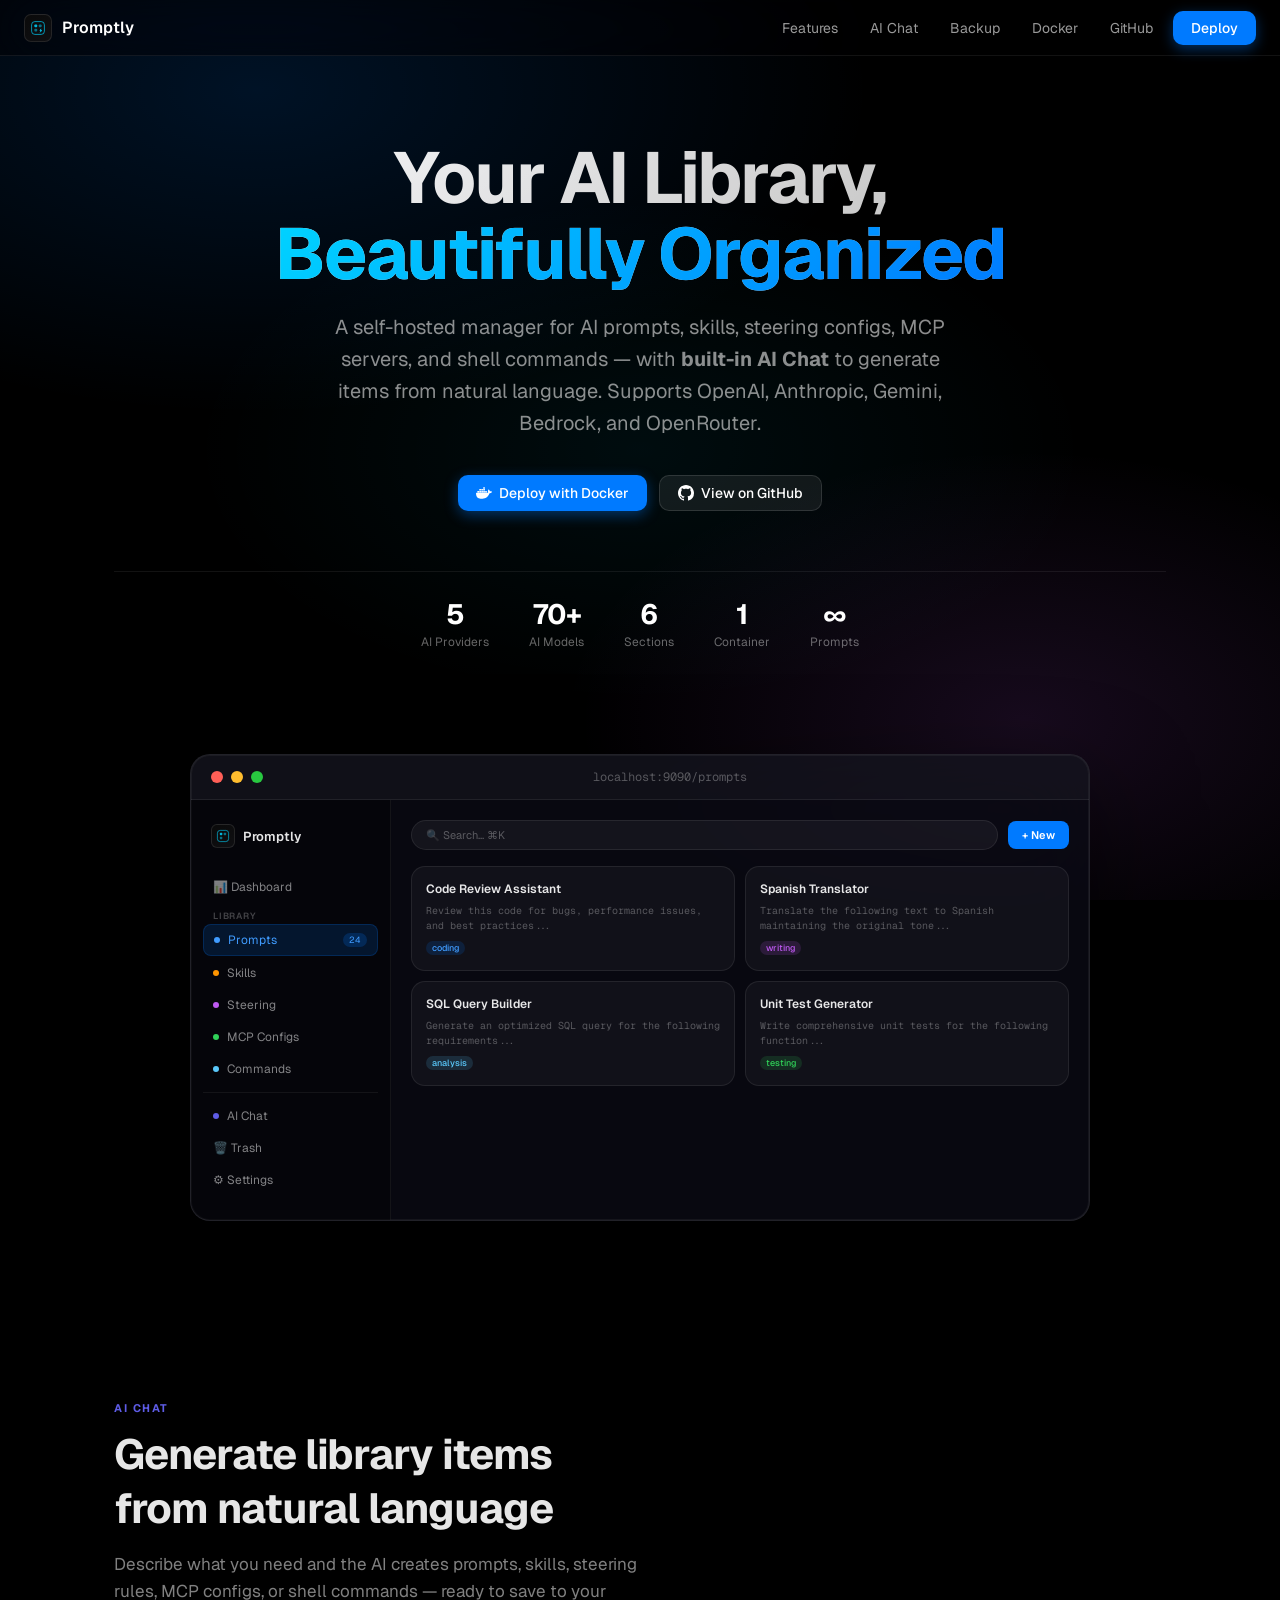
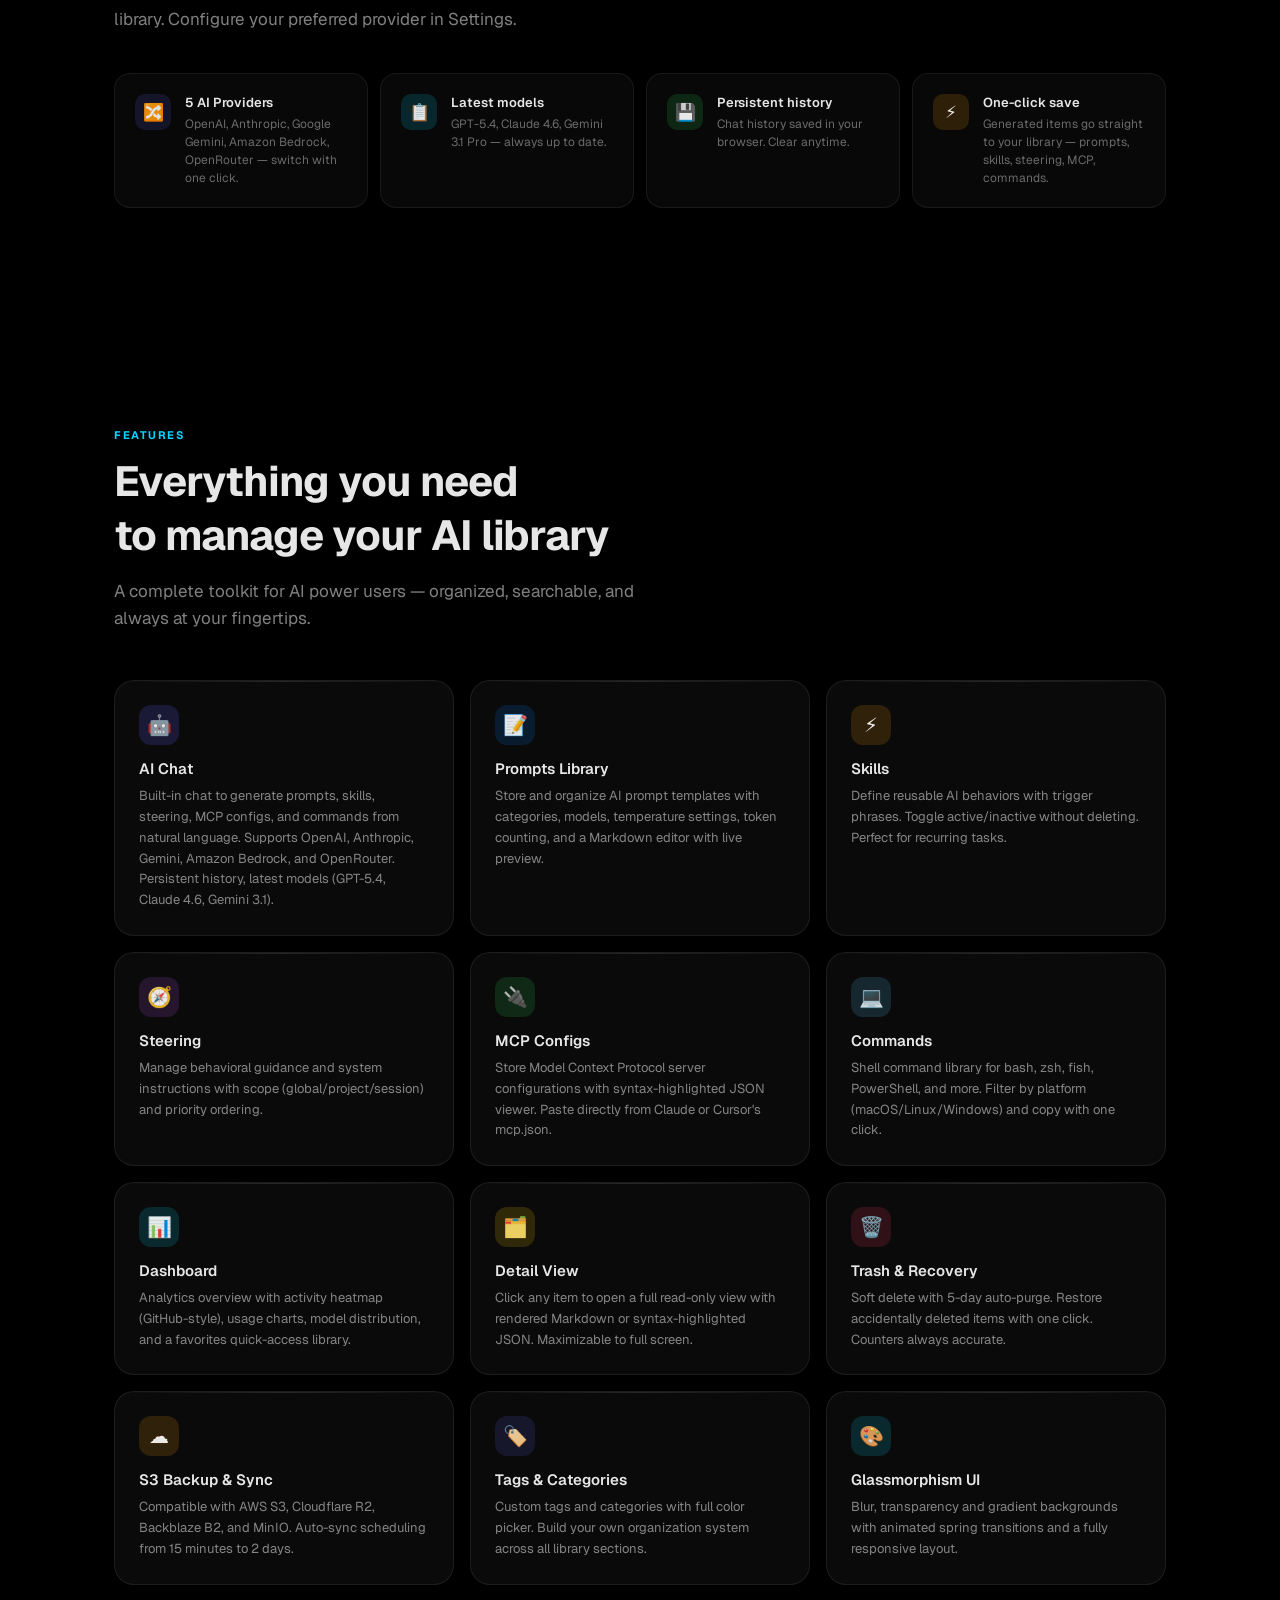
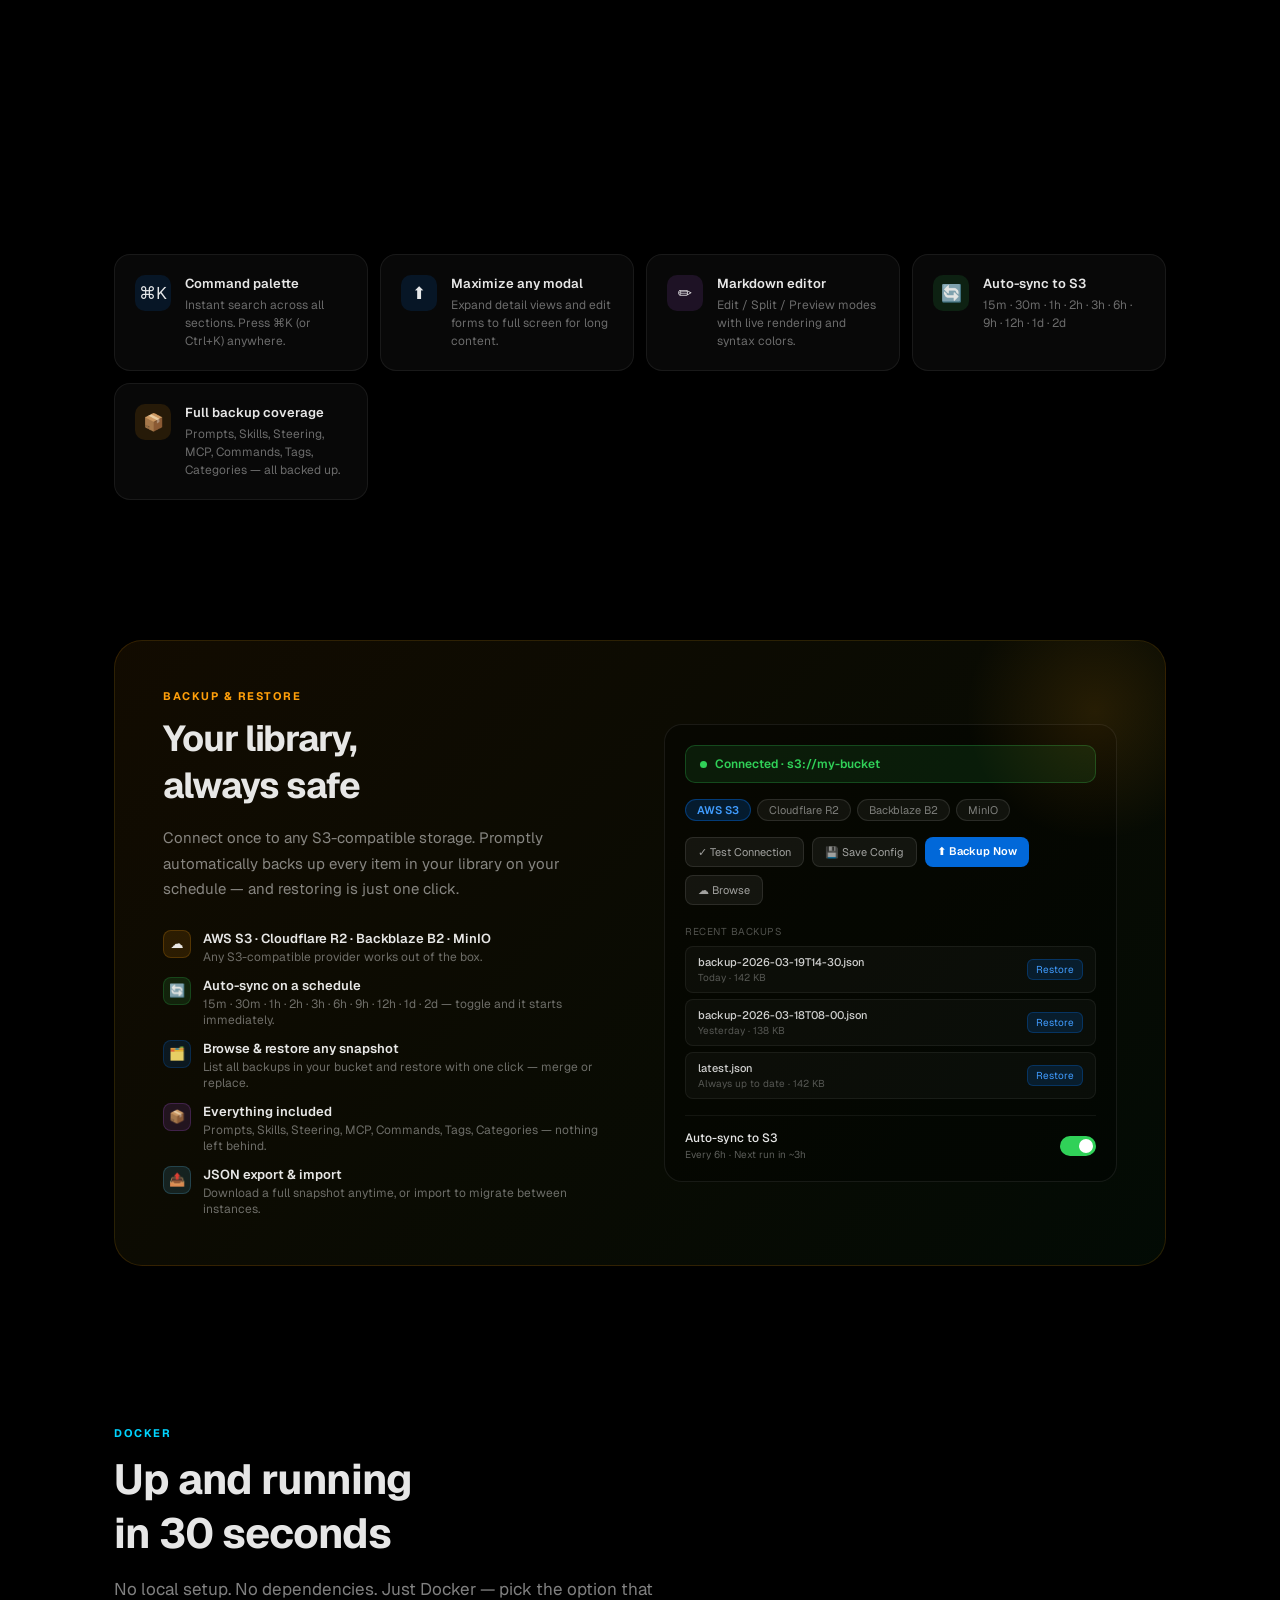
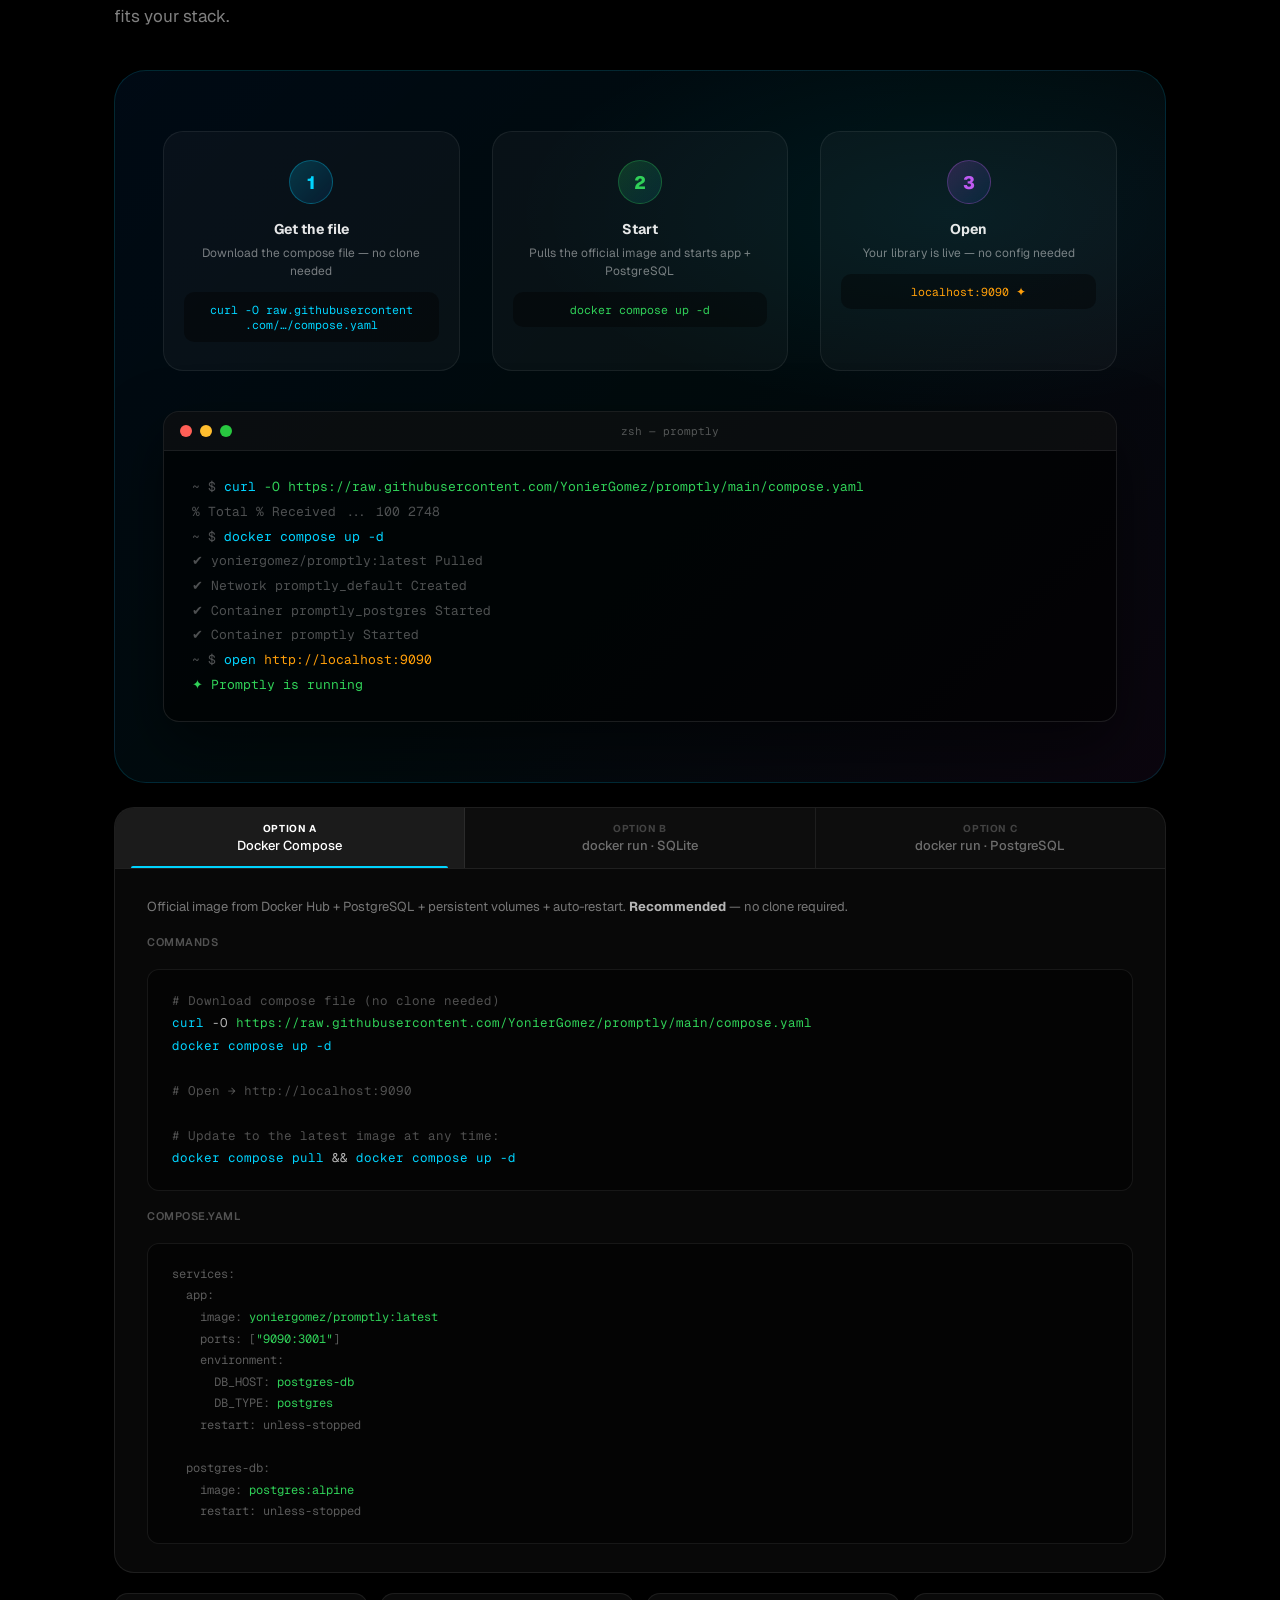
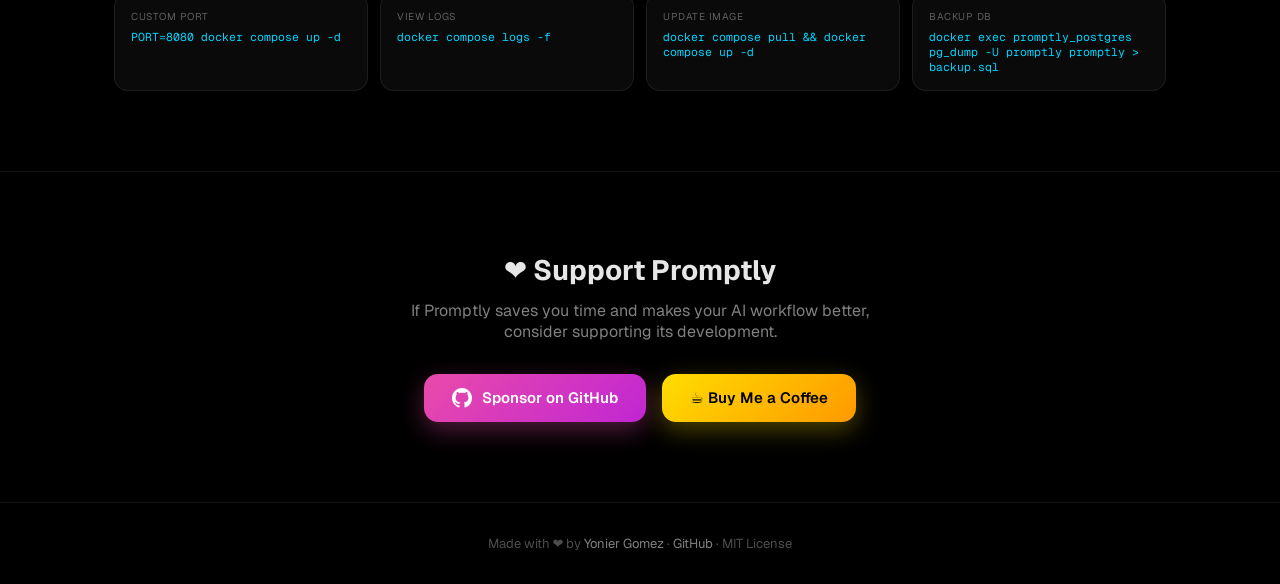
<file: docs/index.html>
<!DOCTYPE html>
<html lang="en">
<head>
  <meta charset="UTF-8" />
  <meta name="viewport" content="width=device-width, initial-scale=1.0" />
  <title>Promptly — AI Prompts Manager</title>
  <meta name="description" content="Self-hosted AI library manager with built-in AI Chat. Manage prompts, skills, steering, MCP configs, and shell commands. Supports OpenAI, Anthropic, Gemini, Bedrock, and OpenRouter. Deploy in seconds with Docker." />
  <meta name="keywords" content="AI prompts manager, self-hosted, prompt library, AI skills, MCP configs, steering, shell commands, Docker, OpenAI, Anthropic, Gemini, ChatGPT, Claude, open source" />
  <meta name="author" content="Yonier Gomez" />
  <meta name="robots" content="index, follow" />
  <link rel="canonical" href="https://yoniergomez.github.io/promptly/" />

  <!-- Open Graph (Facebook, WhatsApp, Telegram, LinkedIn, Discord, Slack…) -->
  <meta property="og:type" content="website" />
  <meta property="og:url" content="https://yoniergomez.github.io/promptly/" />
  <meta property="og:title" content="Promptly — AI Prompts Manager" />
  <meta property="og:description" content="Self-hosted AI library with built-in AI Chat. Generate and organize prompts, skills, steering rules, MCP configs, and shell commands from natural language. Deploy in seconds with Docker." />
  <meta property="og:image" content="https://raw.githubusercontent.com/YonierGomez/promptly/main/docs/promptly.png" />
  <meta property="og:image:width" content="1200" />
  <meta property="og:image:height" content="630" />
  <meta property="og:image:alt" content="Promptly — AI Prompts Manager dashboard preview" />
  <meta property="og:site_name" content="Promptly" />
  <meta property="og:locale" content="en_US" />

  <!-- Twitter / X Card -->
  <meta name="twitter:card" content="summary_large_image" />
  <meta name="twitter:site" content="@YonierGomez" />
  <meta name="twitter:creator" content="@YonierGomez" />
  <meta name="twitter:title" content="Promptly — AI Prompts Manager" />
  <meta name="twitter:description" content="Self-hosted AI library with built-in AI Chat. Manage prompts, skills, steering, MCP configs, and commands. Deploy in seconds with Docker." />
  <meta name="twitter:image" content="https://raw.githubusercontent.com/YonierGomez/promptly/main/docs/promptly.png" />
  <meta name="twitter:image:alt" content="Promptly — AI Prompts Manager" />

  <link rel="icon" type="image/svg+xml" href="data:image/svg+xml,%3Csvg xmlns='http://www.w3.org/2000/svg' viewBox='0 0 32 32'%3E%3Crect width='32' height='32' rx='7' fill='%23000'/%3E%3Crect x='3' y='3' width='26' height='26' rx='5' stroke='%2300D4FF' stroke-width='1.5' stroke-opacity='0.8' fill='none'/%3E%3Crect x='8' y='8' width='6' height='6' rx='1.5' fill='%2300D4FF' fill-opacity='0.9'/%3E%3Crect x='18' y='8' width='6' height='6' rx='1.5' fill='%2300D4FF' fill-opacity='0.5'/%3E%3Crect x='8' y='18' width='6' height='6' rx='1.5' fill='%2300D4FF' fill-opacity='0.5'/%3E%3Cpath d='M21 18.5L19.5 22L22.5 21L21 24' stroke='%2300D4FF' stroke-width='1.8' stroke-linecap='round' stroke-linejoin='round' stroke-opacity='0.9'/%3E%3C/svg%3E" />
  <link rel="preconnect" href="https://fonts.googleapis.com" />
  <link href="https://fonts.googleapis.com/css2?family=Geist:wght@300;400;500;600;700&family=Geist+Mono:wght@400;500&display=swap" rel="stylesheet" />
  <style>
    *, *::before, *::after { box-sizing: border-box; margin: 0; padding: 0; }

    :root {
      --blue: #007AFF;
      --cyan: #00D4FF;
      --purple: #BF5AF2;
      --green: #30D158;
      --orange: #FF9F0A;
      --pink: #FF375F;
      --teal: #5AC8FA;
      --font: 'Geist', -apple-system, system-ui, sans-serif;
      --mono: 'Geist Mono', monospace;
      --spring: cubic-bezier(0.34, 1.56, 0.64, 1);
      --ease-out: cubic-bezier(0.22, 1, 0.36, 1);
    }

    html { scroll-behavior: smooth; }

    body {
      font-family: var(--font);
      background: #000;
      color: rgba(255,255,255,0.9);
      min-height: 100vh;
      overflow-x: hidden;
      -webkit-font-smoothing: antialiased;
    }

    body::before {
      content: '';
      position: fixed;
      inset: 0;
      background:
        radial-gradient(ellipse 80% 60% at 20% 10%, rgba(0,122,255,0.15) 0%, transparent 60%),
        radial-gradient(ellipse 60% 50% at 80% 80%, rgba(191,90,242,0.12) 0%, transparent 60%),
        radial-gradient(ellipse 50% 40% at 50% 50%, rgba(0,212,255,0.06) 0%, transparent 70%);
      pointer-events: none;
      z-index: 0;
      animation: bgPulse 12s ease-in-out infinite alternate;
    }

    @keyframes bgPulse { 0% { opacity: 0.7; } 100% { opacity: 1; } }

    .container { max-width: 1100px; margin: 0 auto; padding: 0 24px; position: relative; z-index: 1; }

    /* ── Scroll animations ── */
    .reveal {
      opacity: 0;
      transform: translateY(32px);
      transition: opacity 0.7s var(--ease-out), transform 0.7s var(--ease-out);
    }
    .reveal.visible { opacity: 1; transform: translateY(0); }

    .reveal-blur {
      opacity: 0;
      filter: blur(8px);
      transform: translateY(16px) scale(0.98);
      transition: opacity 0.8s var(--ease-out), filter 0.8s var(--ease-out), transform 0.8s var(--ease-out);
    }
    .reveal-blur.visible { opacity: 1; filter: blur(0); transform: translateY(0) scale(1); }

    .stagger > * {
      opacity: 0;
      transform: translateY(24px);
      transition: opacity 0.6s var(--ease-out), transform 0.6s var(--ease-out);
    }
    .stagger.visible > *:nth-child(1) { opacity:1; transform:none; transition-delay: 0s; }
    .stagger.visible > *:nth-child(2) { opacity:1; transform:none; transition-delay: 0.08s; }
    .stagger.visible > *:nth-child(3) { opacity:1; transform:none; transition-delay: 0.16s; }
    .stagger.visible > *:nth-child(4) { opacity:1; transform:none; transition-delay: 0.24s; }
    .stagger.visible > *:nth-child(5) { opacity:1; transform:none; transition-delay: 0.32s; }
    .stagger.visible > *:nth-child(6) { opacity:1; transform:none; transition-delay: 0.40s; }
    .stagger.visible > *:nth-child(7) { opacity:1; transform:none; transition-delay: 0.48s; }
    .stagger.visible > *:nth-child(8) { opacity:1; transform:none; transition-delay: 0.56s; }
    .stagger.visible > *:nth-child(9) { opacity:1; transform:none; transition-delay: 0.64s; }
    .stagger.visible > *:nth-child(10){ opacity:1; transform:none; transition-delay: 0.72s; }
    .stagger.visible > *:nth-child(11){ opacity:1; transform:none; transition-delay: 0.80s; }
    .stagger.visible > *:nth-child(12){ opacity:1; transform:none; transition-delay: 0.88s; }

    .scale-in {
      opacity: 0;
      transform: scale(0.94);
      transition: opacity 0.8s var(--ease-out), transform 0.8s var(--ease-out);
    }
    .scale-in.visible { opacity: 1; transform: scale(1); }

    /* ── Nav ── */
    nav {
      position: fixed; top: 0; left: 0; right: 0; z-index: 100;
      background: rgba(0,0,0,0.5);
      backdrop-filter: blur(30px) saturate(180%);
      -webkit-backdrop-filter: blur(30px) saturate(180%);
      border-bottom: 1px solid rgba(255,255,255,0.07);
      padding: 0 24px;
      height: 56px;
      display: flex; align-items: center; justify-content: space-between;
      transition: background 0.3s;
    }
    nav.scrolled { background: rgba(0,0,0,0.8); }

    .nav-logo { display: flex; align-items: center; gap: 10px; text-decoration: none; }
    .nav-logo-icon {
      width: 28px; height: 28px; border-radius: 7px;
      background: linear-gradient(145deg, #0a0a0a, #0f0f12);
      border: 1px solid rgba(255,255,255,0.1);
      display: flex; align-items: center; justify-content: center;
    }
    .nav-logo-text { font-size: 16px; font-weight: 600; color: white; }

    .nav-links { display: flex; align-items: center; gap: 8px; }
    .nav-link {
      color: rgba(255,255,255,0.6); text-decoration: none; font-size: 14px;
      padding: 6px 12px; border-radius: 8px; transition: all 0.15s;
    }
    .nav-link:hover { color: white; background: rgba(255,255,255,0.07); }

    .btn {
      display: inline-flex; align-items: center; gap: 7px;
      padding: 8px 18px; border-radius: 10px; font-size: 14px; font-weight: 500;
      text-decoration: none; transition: all 0.2s var(--spring); cursor: pointer; border: none;
      font-family: var(--font);
    }
    .btn-primary { background: var(--blue); color: white; box-shadow: 0 4px 14px rgba(0,122,255,0.4); }
    .btn-primary:hover { background: #0A84FF; box-shadow: 0 6px 20px rgba(0,122,255,0.55); transform: translateY(-2px) scale(1.02); }
    .btn-glass { background: rgba(255,255,255,0.07); color: white; border: 1px solid rgba(255,255,255,0.12); backdrop-filter: blur(20px); }
    .btn-glass:hover { background: rgba(255,255,255,0.12); transform: translateY(-1px); }

    /* ── Hero ── */
    .hero { padding: 140px 0 80px; text-align: center; }

    .hero h1 {
      font-size: clamp(40px, 7vw, 72px);
      font-weight: 700;
      letter-spacing: -2px;
      line-height: 1.05;
      margin-bottom: 20px;
      background: linear-gradient(135deg, #fff 0%, rgba(255,255,255,0.7) 100%);
      -webkit-background-clip: text;
      -webkit-text-fill-color: transparent;
      background-clip: text;
      animation: heroIn 0.9s var(--ease-out) both;
    }

    @keyframes heroIn {
      from { opacity: 0; transform: translateY(30px); filter: blur(6px); }
      to   { opacity: 1; transform: translateY(0);    filter: blur(0); }
    }

    .hero h1 span {
      background: linear-gradient(135deg, var(--cyan), var(--blue));
      -webkit-background-clip: text;
      -webkit-text-fill-color: transparent;
      background-clip: text;
    }

    .hero p {
      font-size: clamp(16px, 2.5vw, 20px);
      color: rgba(255,255,255,0.55);
      max-width: 620px;
      margin: 0 auto 36px;
      line-height: 1.6;
      animation: heroIn 0.9s 0.15s var(--ease-out) both;
    }

    .hero-actions {
      display: flex; gap: 12px; justify-content: center; flex-wrap: wrap; margin-bottom: 60px;
      animation: heroIn 0.9s 0.25s var(--ease-out) both;
    }

    .hero-stats {
      display: flex; gap: 40px; justify-content: center; flex-wrap: wrap;
      padding: 24px 0;
      border-top: 1px solid rgba(255,255,255,0.07);
      animation: heroIn 0.9s 0.4s var(--ease-out) both;
    }

    .stat { text-align: center; }
    .stat-value { font-size: 28px; font-weight: 700; letter-spacing: -1px; color: white; }
    .stat-label { font-size: 12px; color: rgba(255,255,255,0.4); margin-top: 2px; }

    /* ── App Preview ── */
    .preview {
      margin: 0 auto 100px; max-width: 900px;
      border-radius: 20px; overflow: hidden;
      border: 1px solid rgba(255,255,255,0.1);
      box-shadow: 0 40px 100px rgba(0,0,0,0.6), 0 0 0 1px rgba(255,255,255,0.05) inset;
      background: rgba(10,10,20,0.8);
      backdrop-filter: blur(40px);
    }

    .preview-bar {
      display: flex; align-items: center; gap: 8px;
      padding: 14px 20px;
      border-bottom: 1px solid rgba(255,255,255,0.07);
      background: rgba(255,255,255,0.03);
    }

    .dot { width: 12px; height: 12px; border-radius: 50%; }
    .dot-red { background: #FF5F57; }
    .dot-yellow { background: #FFBD2E; }
    .dot-green { background: #28C840; }

    .preview-url { flex: 1; text-align: center; font-size: 12px; color: rgba(255,255,255,0.3); font-family: var(--mono); }

    .preview-content { display: grid; grid-template-columns: 200px 1fr; min-height: 420px; }

    .preview-sidebar { background: rgba(0,0,0,0.4); border-right: 1px solid rgba(255,255,255,0.06); padding: 16px 12px; }
    .preview-logo { display: flex; align-items: center; gap: 8px; padding: 8px; margin-bottom: 16px; }
    .preview-logo-icon { width: 24px; height: 24px; border-radius: 6px; background: linear-gradient(145deg, #0a0a0a, #0f0f12); border: 1px solid rgba(255,255,255,0.1); display: flex; align-items: center; justify-content: center; }
    .preview-logo-text { font-size: 13px; font-weight: 600; }
    .preview-nav-item { display: flex; align-items: center; gap: 8px; padding: 7px 10px; border-radius: 8px; margin-bottom: 2px; font-size: 12px; color: rgba(255,255,255,0.5); }
    .preview-nav-item.active { background: rgba(0,122,255,0.15); color: #409CFF; border: 1px solid rgba(0,122,255,0.2); }
    .preview-nav-dot { width: 6px; height: 6px; border-radius: 50%; background: currentColor; flex-shrink: 0; }
    .preview-main { padding: 20px; }
    .preview-cards { display: grid; grid-template-columns: 1fr 1fr; gap: 10px; }
    .preview-card { background: rgba(255,255,255,0.04); border: 1px solid rgba(255,255,255,0.08); border-radius: 14px; padding: 14px; transition: transform 0.2s var(--spring), background 0.2s; }
    .preview-card:hover { background: rgba(255,255,255,0.07); transform: translateY(-2px); }
    .preview-card-title { font-size: 12px; font-weight: 600; margin-bottom: 6px; }
    .preview-card-text { font-size: 10px; color: rgba(255,255,255,0.3); font-family: var(--mono); line-height: 1.5; }
    .preview-card-badge { display: inline-block; font-size: 9px; padding: 1px 6px; border-radius: 10px; margin-top: 8px; font-weight: 500; }

    /* ── Sections ── */
    .section { padding: 80px 0; }
    .section-label { font-size: 11px; font-weight: 700; letter-spacing: 1.5px; text-transform: uppercase; color: var(--cyan); margin-bottom: 12px; }
    .section-title { font-size: clamp(28px, 4vw, 42px); font-weight: 700; letter-spacing: -1px; margin-bottom: 16px; }
    .section-desc { font-size: 17px; color: rgba(255,255,255,0.5); max-width: 540px; line-height: 1.6; }

    /* ── Features ── */
    .features-grid { display: grid; grid-template-columns: repeat(auto-fit, minmax(280px, 1fr)); gap: 16px; margin-top: 48px; }

    .feature-card {
      background: rgba(255,255,255,0.04);
      border: 1px solid rgba(255,255,255,0.08);
      border-radius: 20px; padding: 24px;
      transition: all 0.3s var(--spring);
      position: relative; overflow: hidden;
    }
    .feature-card::before { content: ''; position: absolute; top: 0; left: 0; right: 0; height: 1px; background: linear-gradient(90deg, transparent, rgba(255,255,255,0.12), transparent); }
    .feature-card:hover { background: rgba(255,255,255,0.07); border-color: rgba(255,255,255,0.14); transform: translateY(-4px) scale(1.01); box-shadow: 0 20px 40px rgba(0,0,0,0.3); }
    .feature-icon { width: 40px; height: 40px; border-radius: 12px; display: flex; align-items: center; justify-content: center; font-size: 20px; margin-bottom: 14px; }
    .feature-title { font-size: 15px; font-weight: 600; margin-bottom: 8px; }
    .feature-desc { font-size: 13px; color: rgba(255,255,255,0.5); line-height: 1.6; }

    /* ── Highlights ── */
    .highlights { display: grid; grid-template-columns: repeat(auto-fit, minmax(220px, 1fr)); gap: 12px; margin: 60px 0; }
    .highlight-item { background: rgba(255,255,255,0.03); border: 1px solid rgba(255,255,255,0.07); border-radius: 16px; padding: 20px; display: flex; align-items: flex-start; gap: 14px; transition: all 0.25s var(--spring); }
    .highlight-item:hover { background: rgba(255,255,255,0.06); transform: translateY(-2px); }
    .highlight-icon { width: 36px; height: 36px; border-radius: 10px; flex-shrink: 0; display: flex; align-items: center; justify-content: center; font-size: 17px; }
    .highlight-title { font-size: 13px; font-weight: 600; margin-bottom: 4px; }
    .highlight-desc { font-size: 12px; color: rgba(255,255,255,0.4); line-height: 1.5; }

    /* ── Docker ── */
    .docker-section { background: rgba(255,255,255,0.03); border: 1px solid rgba(255,255,255,0.08); border-radius: 24px; padding: 48px; margin: 80px 0; transition: border-color 0.2s; }
    .docker-section:hover { border-color: rgba(255,255,255,0.14); }

    /* ── Deploy steps ── */
    .deploy-hero {
      background: linear-gradient(135deg, rgba(0,122,255,0.08) 0%, rgba(0,212,255,0.05) 50%, rgba(191,90,242,0.06) 100%);
      border: 1px solid rgba(0,212,255,0.15);
      border-radius: 32px;
      padding: 60px 48px;
      margin-top: 40px;
      position: relative;
      overflow: hidden;
    }
    .deploy-hero::before {
      content: '';
      position: absolute; inset: 0;
      background: radial-gradient(ellipse 60% 40% at 80% 20%, rgba(0,212,255,0.07) 0%, transparent 70%);
      pointer-events: none;
    }

    .deploy-steps { display: grid; grid-template-columns: repeat(3, 1fr); gap: 32px; margin-bottom: 40px; }

    .deploy-step {
      text-align: center;
      padding: 28px 20px;
      background: rgba(255,255,255,0.03);
      border: 1px solid rgba(255,255,255,0.07);
      border-radius: 20px;
      transition: all 0.3s var(--spring);
      position: relative;
    }
    .deploy-step:hover { background: rgba(255,255,255,0.06); transform: translateY(-4px); box-shadow: 0 16px 40px rgba(0,0,0,0.3); }

    .deploy-step-number {
      width: 44px; height: 44px;
      border-radius: 50%;
      display: flex; align-items: center; justify-content: center;
      font-size: 18px; font-weight: 800;
      margin: 0 auto 16px;
      position: relative;
    }

    .deploy-step-connector {
      position: absolute;
      top: 50%; right: -17px;
      width: 34px; height: 1px;
      background: linear-gradient(90deg, rgba(255,255,255,0.2), rgba(255,255,255,0.05));
      display: none;
    }

    .deploy-step-title { font-size: 14px; font-weight: 700; margin-bottom: 6px; }
    .deploy-step-desc { font-size: 12px; color: rgba(255,255,255,0.45); line-height: 1.5; }

    .deploy-terminal {
      background: rgba(0,0,0,0.6);
      border: 1px solid rgba(255,255,255,0.1);
      border-radius: 16px;
      overflow: hidden;
      box-shadow: 0 24px 60px rgba(0,0,0,0.5);
    }
    .terminal-bar {
      background: rgba(255,255,255,0.04);
      border-bottom: 1px solid rgba(255,255,255,0.07);
      padding: 12px 16px;
      display: flex; align-items: center; gap: 8px;
    }
    .terminal-title { flex: 1; text-align: center; font-size: 11px; color: rgba(255,255,255,0.3); font-family: var(--mono); }
    .terminal-body { padding: 24px 28px; font-family: var(--mono); font-size: 13px; line-height: 1.9; }
    .t-comment { color: rgba(255,255,255,0.28); }
    .t-prompt { color: rgba(255,255,255,0.3); user-select: none; }
    .t-cmd { color: var(--cyan); }
    .t-arg { color: var(--green); }
    .t-url { color: #FF9F0A; }
    .t-success { color: #30D158; }
    .t-line { display: flex; gap: 8px; align-items: baseline; }

    /* ── Code block ── */
    .code-block {
      background: rgba(0,0,0,0.5);
      border: 1px solid rgba(255,255,255,0.08);
      border-radius: 12px; padding: 20px 24px;
      font-family: var(--mono); font-size: 13px;
      color: rgba(255,255,255,0.7); line-height: 1.8;
      margin-top: 20px; overflow-x: auto;
    }
    .code-block .comment { color: rgba(255,255,255,0.3); }
    .code-block .cmd { color: var(--cyan); }
    .code-block .arg { color: var(--green); }

    /* ── Option cards ── */
    .option-pill {
      display: inline-flex; align-items: center; gap: 6px;
      font-size: 11px; font-weight: 700; padding: 3px 10px;
      border-radius: 20px; letter-spacing: 0.5px;
      flex-shrink: 0;
    }

    /* ── Deploy tabs ── */
    .deploy-tabs-wrapper {
      margin-top: 24px;
      background: rgba(255,255,255,0.03);
      border: 1px solid rgba(255,255,255,0.09);
      border-radius: 20px;
      overflow: hidden;
    }
    .deploy-tab-bar {
      display: flex;
      border-bottom: 1px solid rgba(255,255,255,0.08);
      background: rgba(255,255,255,0.02);
    }
    .deploy-tab-btn {
      flex: 1;
      padding: 14px 10px;
      background: none;
      border: none;
      color: rgba(255,255,255,0.4);
      font-family: var(--font);
      font-size: 13px;
      font-weight: 500;
      cursor: pointer;
      transition: color 0.2s, background 0.2s;
      border-right: 1px solid rgba(255,255,255,0.07);
      text-align: center;
      position: relative;
    }
    .deploy-tab-btn:last-child { border-right: none; }
    .deploy-tab-btn:hover { color: rgba(255,255,255,0.75); background: rgba(255,255,255,0.04); }
    .deploy-tab-btn.active { color: white; background: rgba(255,255,255,0.06); }
    .deploy-tab-btn.active::after {
      content: '';
      position: absolute;
      bottom: 0; left: 16px; right: 16px;
      height: 2px;
      border-radius: 2px 2px 0 0;
      background: var(--tab-color, var(--cyan));
    }
    .deploy-tab-label {
      display: block;
      font-size: 10px;
      font-weight: 700;
      letter-spacing: 0.6px;
      text-transform: uppercase;
      opacity: 0.55;
      margin-bottom: 2px;
    }
    .deploy-tab-btn.active .deploy-tab-label { opacity: 1; }
    .deploy-tab-panel {
      display: none;
      padding: 28px 32px;
    }
    .deploy-tab-panel.active { display: block; }
    .deploy-tab-desc {
      font-size: 13px;
      color: rgba(255,255,255,0.45);
      margin-bottom: 18px;
      line-height: 1.5;
    }
    .deploy-tab-heading {
      font-size: 11px;
      font-weight: 600;
      color: rgba(255,255,255,0.3);
      text-transform: uppercase;
      letter-spacing: 0.5px;
      margin: 18px 0 8px;
    }
    @media (max-width: 600px) {
      .deploy-tab-btn { font-size: 11px; padding: 12px 6px; }
      .deploy-tab-panel { padding: 20px 16px; }
    }

    /* ── Sponsor ── */
    .sponsor-section { text-align: center; padding: 80px 0; border-top: 1px solid rgba(255,255,255,0.07); }
    .sponsor-title { font-size: 28px; font-weight: 700; margin-bottom: 12px; }
    .sponsor-desc { font-size: 16px; color: rgba(255,255,255,0.5); margin-bottom: 32px; }
    .sponsor-buttons { display: flex; gap: 16px; justify-content: center; flex-wrap: wrap; }
    .sponsor-btn { display: inline-flex; align-items: center; gap: 10px; padding: 14px 28px; border-radius: 14px; font-size: 15px; font-weight: 600; text-decoration: none; transition: all 0.25s var(--spring); }
    .sponsor-github { background: linear-gradient(135deg, #ea4aaa, #c026d3); color: white; box-shadow: 0 8px 24px rgba(234,74,170,0.35); }
    .sponsor-github:hover { transform: translateY(-3px) scale(1.02); box-shadow: 0 14px 36px rgba(234,74,170,0.5); }
    .sponsor-coffee { background: linear-gradient(135deg, #FFDD00, #FF9900); color: #000; box-shadow: 0 8px 24px rgba(255,221,0,0.3); }
    .sponsor-coffee:hover { transform: translateY(-3px) scale(1.02); box-shadow: 0 14px 36px rgba(255,221,0,0.45); }

    /* ── Footer ── */
    footer { border-top: 1px solid rgba(255,255,255,0.07); padding: 32px 0; text-align: center; color: rgba(255,255,255,0.3); font-size: 13px; }
    footer a { color: rgba(255,255,255,0.5); text-decoration: none; transition: color 0.15s; }
    footer a:hover { color: white; }

    @media (max-width: 900px) {
      .deploy-steps { grid-template-columns: 1fr; gap: 16px; }
      .deploy-hero { padding: 36px 24px; }
    }
    @media (max-width: 768px) {
      .preview-content { grid-template-columns: 1fr; }
      .preview-sidebar { display: none; }
      .docker-section { padding: 28px; }
      .hero { padding: 100px 0 60px; }
      .nav-link { display: none; }
      .backup-grid { grid-template-columns: 1fr !important; }
    }
  </style>
</head>
<body>

<!-- Nav -->
<nav id="nav">
  <a href="#" class="nav-logo">
    <div class="nav-logo-icon">
      <svg width="16" height="16" viewBox="0 0 20 20" fill="none">
        <rect x="2" y="2" width="16" height="16" rx="4" stroke="#00D4FF" stroke-width="1.2" stroke-opacity="0.7"/>
        <rect x="5.5" y="5.5" width="3.5" height="3.5" rx="1" fill="#00D4FF" fill-opacity="0.85"/>
        <rect x="11" y="5.5" width="3.5" height="3.5" rx="1" fill="#00D4FF" fill-opacity="0.5"/>
        <rect x="5.5" y="11" width="3.5" height="3.5" rx="1" fill="#00D4FF" fill-opacity="0.5"/>
        <path d="M13.5 11.5L12.5 13.5L14.5 13L13 15" stroke="#00D4FF" stroke-width="1.2" stroke-linecap="round" stroke-linejoin="round" stroke-opacity="0.9"/>
      </svg>
    </div>
    <span class="nav-logo-text">Promptly</span>
  </a>
  <div class="nav-links">
    <a href="#features" class="nav-link">Features</a>
    <a href="#ai" class="nav-link">AI Chat</a>
    <a href="#backup" class="nav-link">Backup</a>
    <a href="#docker" class="nav-link">Docker</a>
    <a href="https://github.com/YonierGomez/promptly" class="nav-link" target="_blank">GitHub</a>
    <a href="#docker" class="btn btn-primary">Deploy</a>
  </div>
</nav>

<!-- Hero -->
<section class="hero">
  <div class="container">
    <h1>Your AI Library,<br /><span>Beautifully Organized</span></h1>
    <p>A self-hosted manager for AI prompts, skills, steering configs, MCP servers, and shell commands — with <strong>built-in AI Chat</strong> to generate items from natural language. Supports OpenAI, Anthropic, Gemini, Bedrock, and OpenRouter.</p>
    <div class="hero-actions">
      <a href="#docker" class="btn btn-primary">
        <svg width="16" height="16" viewBox="0 0 24 24" fill="currentColor"><path d="M13.983 11.078h2.119a.186.186 0 00.186-.185V9.006a.186.186 0 00-.186-.186h-2.119a.185.185 0 00-.185.185v1.888c0 .102.083.185.185.185m-2.954-5.43h2.118a.186.186 0 00.186-.186V3.574a.186.186 0 00-.186-.185h-2.118a.185.185 0 00-.185.185v1.888c0 .102.082.185.185.185m0 2.716h2.118a.187.187 0 00.186-.186V6.29a.186.186 0 00-.186-.185h-2.118a.185.185 0 00-.185.185v1.887c0 .102.082.185.185.186m-2.93 0h2.12a.186.186 0 00.184-.186V6.29a.185.185 0 00-.185-.185H8.1a.185.185 0 00-.185.185v1.887c0 .102.083.185.185.186m-2.964 0h2.119a.186.186 0 00.185-.186V6.29a.185.185 0 00-.185-.185H5.136a.186.186 0 00-.186.185v1.887c0 .102.084.185.186.186m5.893 2.715h2.118a.186.186 0 00.186-.185V9.006a.186.186 0 00-.186-.186h-2.118a.185.185 0 00-.185.185v1.888c0 .102.082.185.185.185m-2.93 0h2.12a.185.185 0 00.184-.185V9.006a.185.185 0 00-.184-.186h-2.12a.185.185 0 00-.184.185v1.888c0 .102.083.185.185.185m-2.964 0h2.119a.185.185 0 00.185-.185V9.006a.185.185 0 00-.184-.186h-2.12a.186.186 0 00-.186.186v1.887c0 .102.084.185.186.185m-2.92 0h2.12a.186.186 0 00.184-.185V9.006a.185.185 0 00-.184-.186h-2.12a.185.185 0 00-.184.186v1.887c0 .102.082.185.185.185M23.763 9.89c-.065-.051-.672-.51-1.954-.51-.338.001-.676.03-1.01.087-.248-1.7-1.653-2.53-1.716-2.566l-.344-.199-.226.327c-.284.438-.49.922-.612 1.43-.23.97-.09 1.882.403 2.661-.595.332-1.55.413-1.744.42H.751a.751.751 0 00-.75.748 11.376 11.376 0 00.692 4.062c.545 1.428 1.355 2.48 2.41 3.124 1.18.723 3.1 1.137 5.275 1.137.983.003 1.963-.086 2.93-.266a12.248 12.248 0 003.823-1.389c.98-.567 1.86-1.288 2.61-2.136 1.252-1.418 1.998-2.997 2.553-4.4h.221c1.372 0 2.215-.549 2.68-1.009.309-.293.55-.65.707-1.046l.098-.288z"/></svg>
        Deploy with Docker
      </a>
      <a href="https://github.com/YonierGomez/promptly" class="btn btn-glass" target="_blank">
        <svg width="16" height="16" viewBox="0 0 24 24" fill="currentColor"><path d="M12 0C5.37 0 0 5.37 0 12c0 5.31 3.435 9.795 8.205 11.385.6.105.825-.255.825-.57 0-.285-.015-1.23-.015-2.235-3.015.555-3.795-.735-4.035-1.41-.135-.345-.72-1.41-1.23-1.695-.42-.225-1.02-.78-.015-.795.945-.015 1.62.87 1.845 1.23 1.08 1.815 2.805 1.305 3.495.99.105-.78.42-1.305.765-1.605-2.67-.3-5.46-1.335-5.46-5.925 0-1.305.465-2.385 1.23-3.225-.12-.3-.54-1.53.12-3.18 0 0 1.005-.315 3.3 1.23.96-.27 1.98-.405 3-.405s2.04.135 3 .405c2.295-1.56 3.3-1.23 3.3-1.23.66 1.65.24 2.88.12 3.18.765.84 1.23 1.905 1.23 3.225 0 4.605-2.805 5.625-5.475 5.925.435.375.81 1.095.81 2.22 0 1.605-.015 2.895-.015 3.3 0 .315.225.69.825.57A12.02 12.02 0 0024 12c0-6.63-5.37-12-12-12z"/></svg>
        View on GitHub
      </a>
    </div>
    <div class="hero-stats">
      <div class="stat"><div class="stat-value">5</div><div class="stat-label">AI Providers</div></div>
      <div class="stat"><div class="stat-value">70+</div><div class="stat-label">AI Models</div></div>
      <div class="stat"><div class="stat-value">6</div><div class="stat-label">Sections</div></div>
      <div class="stat"><div class="stat-value">1</div><div class="stat-label">Container</div></div>
      <div class="stat"><div class="stat-value">∞</div><div class="stat-label">Prompts</div></div>
    </div>
  </div>
</section>

<!-- App Preview -->
<div class="container">
  <div class="preview scale-in">
    <div class="preview-bar">
      <div class="dot dot-red"></div>
      <div class="dot dot-yellow"></div>
      <div class="dot dot-green"></div>
      <div class="preview-url">localhost:9090/prompts</div>
    </div>
    <div class="preview-content">
      <div class="preview-sidebar">
        <div class="preview-logo">
          <div class="preview-logo-icon">
            <svg width="14" height="14" viewBox="0 0 20 20" fill="none">
              <rect x="2" y="2" width="16" height="16" rx="4" stroke="#00D4FF" stroke-width="1.2" stroke-opacity="0.7"/>
              <rect x="5.5" y="5.5" width="3.5" height="3.5" rx="1" fill="#00D4FF" fill-opacity="0.85"/>
              <rect x="11" y="5.5" width="3.5" height="3.5" rx="1" fill="#00D4FF" fill-opacity="0.5"/>
              <rect x="5.5" y="11" width="3.5" height="3.5" rx="1" fill="#00D4FF" fill-opacity="0.5"/>
            </svg>
          </div>
          <span class="preview-logo-text">Promptly</span>
        </div>
        <div class="preview-nav-item">📊 Dashboard</div>
        <div style="font-size:9px;color:rgba(255,255,255,0.25);padding:6px 10px 2px;letter-spacing:0.8px;text-transform:uppercase;font-weight:600;">Library</div>
        <div class="preview-nav-item active"><div class="preview-nav-dot"></div> Prompts <span style="margin-left:auto;font-size:9px;background:rgba(0,122,255,0.2);color:#409CFF;padding:1px 6px;border-radius:8px;">24</span></div>
        <div class="preview-nav-item"><div class="preview-nav-dot" style="background:#FF9500;"></div> Skills</div>
        <div class="preview-nav-item"><div class="preview-nav-dot" style="background:#BF5AF2;"></div> Steering</div>
        <div class="preview-nav-item"><div class="preview-nav-dot" style="background:#30D158;"></div> MCP Configs</div>
        <div class="preview-nav-item"><div class="preview-nav-dot" style="background:#5AC8FA;"></div> Commands</div>
        <div style="height:1px;background:rgba(255,255,255,0.06);margin:8px 0;"></div>
        <div class="preview-nav-item"><div class="preview-nav-dot" style="background:#5E5CE6;"></div> AI Chat</div>
        <div class="preview-nav-item">🗑️ Trash</div>
        <div class="preview-nav-item">⚙️ Settings</div>
      </div>
      <div class="preview-main">
        <div style="display:flex;align-items:center;gap:10px;margin-bottom:16px;">
          <div style="flex:1;background:rgba(255,255,255,0.05);border:1px solid rgba(255,255,255,0.08);border-radius:20px;padding:7px 14px;font-size:11px;color:rgba(255,255,255,0.3);">🔍 Search… ⌘K</div>
          <div style="background:#007AFF;color:white;border-radius:8px;padding:7px 14px;font-size:11px;font-weight:600;">+ New</div>
        </div>
        <div class="preview-cards">
          <div class="preview-card"><div class="preview-card-title">Code Review Assistant</div><div class="preview-card-text">Review this code for bugs, performance issues, and best practices...</div><div class="preview-card-badge" style="background:rgba(0,122,255,0.15);color:#409CFF;">coding</div></div>
          <div class="preview-card"><div class="preview-card-title">Spanish Translator</div><div class="preview-card-text">Translate the following text to Spanish maintaining the original tone...</div><div class="preview-card-badge" style="background:rgba(191,90,242,0.15);color:#BF5AF2;">writing</div></div>
          <div class="preview-card"><div class="preview-card-title">SQL Query Builder</div><div class="preview-card-text">Generate an optimized SQL query for the following requirements...</div><div class="preview-card-badge" style="background:rgba(90,200,250,0.15);color:#5AC8FA;">analysis</div></div>
          <div class="preview-card"><div class="preview-card-title">Unit Test Generator</div><div class="preview-card-text">Write comprehensive unit tests for the following function...</div><div class="preview-card-badge" style="background:rgba(48,209,88,0.15);color:#30D158;">testing</div></div>
        </div>
      </div>
    </div>
  </div>
</div>

<!-- AI Chat -->
<section class="section" id="ai">
  <div class="container">
    <div class="reveal">
      <div class="section-label" style="color:#5E5CE6;">AI Chat</div>
      <div class="section-title">Generate library items<br />from natural language</div>
      <div class="section-desc">Describe what you need and the AI creates prompts, skills, steering rules, MCP configs, or shell commands — ready to save to your library. Configure your preferred provider in Settings.</div>
    </div>
    <div class="highlights stagger" style="margin-top:40px;">
      <div class="highlight-item"><div class="highlight-icon" style="background:rgba(94,92,230,0.15);">🔀</div><div><div class="highlight-title">5 AI Providers</div><div class="highlight-desc">OpenAI, Anthropic, Google Gemini, Amazon Bedrock, OpenRouter — switch with one click.</div></div></div>
      <div class="highlight-item"><div class="highlight-icon" style="background:rgba(0,212,255,0.15);">📋</div><div><div class="highlight-title">Latest models</div><div class="highlight-desc">GPT-5.4, Claude 4.6, Gemini 3.1 Pro — always up to date.</div></div></div>
      <div class="highlight-item"><div class="highlight-icon" style="background:rgba(48,209,88,0.15);">💾</div><div><div class="highlight-title">Persistent history</div><div class="highlight-desc">Chat history saved in your browser. Clear anytime.</div></div></div>
      <div class="highlight-item"><div class="highlight-icon" style="background:rgba(255,159,10,0.15);">⚡</div><div><div class="highlight-title">One-click save</div><div class="highlight-desc">Generated items go straight to your library — prompts, skills, steering, MCP, commands.</div></div></div>
    </div>
  </div>
</section>

<!-- Features -->
<section class="section" id="features">
  <div class="container">
    <div class="reveal">
      <div class="section-label">Features</div>
      <div class="section-title">Everything you need<br />to manage your AI library</div>
      <div class="section-desc">A complete toolkit for AI power users — organized, searchable, and always at your fingertips.</div>
    </div>
    <div class="features-grid stagger" style="margin-top:48px;">
      <div class="feature-card"><div class="feature-icon" style="background:rgba(94,92,230,0.2);">🤖</div><div class="feature-title">AI Chat</div><div class="feature-desc">Built-in chat to generate prompts, skills, steering, MCP configs, and commands from natural language. Supports OpenAI, Anthropic, Gemini, Amazon Bedrock, and OpenRouter. Persistent history, latest models (GPT-5.4, Claude 4.6, Gemini 3.1).</div></div>
      <div class="feature-card"><div class="feature-icon" style="background:rgba(0,122,255,0.15);">📝</div><div class="feature-title">Prompts Library</div><div class="feature-desc">Store and organize AI prompt templates with categories, models, temperature settings, token counting, and a Markdown editor with live preview.</div></div>
      <div class="feature-card"><div class="feature-icon" style="background:rgba(255,159,10,0.15);">⚡</div><div class="feature-title">Skills</div><div class="feature-desc">Define reusable AI behaviors with trigger phrases. Toggle active/inactive without deleting. Perfect for recurring tasks.</div></div>
      <div class="feature-card"><div class="feature-icon" style="background:rgba(191,90,242,0.15);">🧭</div><div class="feature-title">Steering</div><div class="feature-desc">Manage behavioral guidance and system instructions with scope (global/project/session) and priority ordering.</div></div>
      <div class="feature-card"><div class="feature-icon" style="background:rgba(48,209,88,0.15);">🔌</div><div class="feature-title">MCP Configs</div><div class="feature-desc">Store Model Context Protocol server configurations with syntax-highlighted JSON viewer. Paste directly from Claude or Cursor's mcp.json.</div></div>
      <div class="feature-card"><div class="feature-icon" style="background:rgba(90,200,250,0.15);">💻</div><div class="feature-title">Commands</div><div class="feature-desc">Shell command library for bash, zsh, fish, PowerShell, and more. Filter by platform (macOS/Linux/Windows) and copy with one click.</div></div>
      <div class="feature-card"><div class="feature-icon" style="background:rgba(0,212,255,0.15);">📊</div><div class="feature-title">Dashboard</div><div class="feature-desc">Analytics overview with activity heatmap (GitHub-style), usage charts, model distribution, and a favorites quick-access library.</div></div>
      <div class="feature-card"><div class="feature-icon" style="background:rgba(255,214,10,0.15);">🗂️</div><div class="feature-title">Detail View</div><div class="feature-desc">Click any item to open a full read-only view with rendered Markdown or syntax-highlighted JSON. Maximizable to full screen.</div></div>
      <div class="feature-card"><div class="feature-icon" style="background:rgba(255,55,95,0.15);">🗑️</div><div class="feature-title">Trash & Recovery</div><div class="feature-desc">Soft delete with 5-day auto-purge. Restore accidentally deleted items with one click. Counters always accurate.</div></div>
      <div class="feature-card"><div class="feature-icon" style="background:rgba(255,159,10,0.15);">☁️</div><div class="feature-title">S3 Backup & Sync</div><div class="feature-desc">Compatible with AWS S3, Cloudflare R2, Backblaze B2, and MinIO. Auto-sync scheduling from 15 minutes to 2 days.</div></div>
      <div class="feature-card"><div class="feature-icon" style="background:rgba(94,92,230,0.15);">🏷️</div><div class="feature-title">Tags & Categories</div><div class="feature-desc">Custom tags and categories with full color picker. Build your own organization system across all library sections.</div></div>
      <div class="feature-card"><div class="feature-icon" style="background:rgba(0,212,255,0.15);">🎨</div><div class="feature-title">Glassmorphism UI</div><div class="feature-desc">Blur, transparency and gradient backgrounds with animated spring transitions and a fully responsive layout.</div></div>
      <div class="feature-card"><div class="feature-icon" style="background:rgba(48,209,88,0.15);">📱</div><div class="feature-title">Fully Responsive</div><div class="feature-desc">Optimized for every screen — desktop, tablet, and mobile. No horizontal scrolling, collapsible sidebar, touch-friendly controls.</div></div>
    </div>
    <div class="highlights stagger" style="margin-top:60px;">
      <div class="highlight-item"><div class="highlight-icon" style="background:rgba(0,122,255,0.12);">⌘K</div><div><div class="highlight-title">Command palette</div><div class="highlight-desc">Instant search across all sections. Press ⌘K (or Ctrl+K) anywhere.</div></div></div>
      <div class="highlight-item"><div class="highlight-icon" style="background:rgba(0,122,255,0.12);">⬆️</div><div><div class="highlight-title">Maximize any modal</div><div class="highlight-desc">Expand detail views and edit forms to full screen for long content.</div></div></div>
      <div class="highlight-item"><div class="highlight-icon" style="background:rgba(191,90,242,0.12);">✏️</div><div><div class="highlight-title">Markdown editor</div><div class="highlight-desc">Edit / Split / Preview modes with live rendering and syntax colors.</div></div></div>
      <div class="highlight-item"><div class="highlight-icon" style="background:rgba(48,209,88,0.12);">🔄</div><div><div class="highlight-title">Auto-sync to S3</div><div class="highlight-desc">15m · 30m · 1h · 2h · 3h · 6h · 9h · 12h · 1d · 2d</div></div></div>
      <div class="highlight-item"><div class="highlight-icon" style="background:rgba(255,159,10,0.12);">📦</div><div><div class="highlight-title">Full backup coverage</div><div class="highlight-desc">Prompts, Skills, Steering, MCP, Commands, Tags, Categories — all backed up.</div></div></div>
    </div>
  </div>
</section>

<!-- Backup & Restore -->
<section class="section" id="backup" style="padding-top:0;">
  <div class="container">
    <div style="background:linear-gradient(135deg,rgba(255,159,10,0.07) 0%,rgba(48,209,88,0.05) 100%);border:1px solid rgba(255,159,10,0.15);border-radius:28px;padding:48px;position:relative;overflow:hidden;" class="reveal">
      <div style="position:absolute;top:-60px;right:-60px;width:260px;height:260px;border-radius:50%;background:radial-gradient(circle,rgba(255,159,10,0.12) 0%,transparent 70%);pointer-events:none;"></div>
      <div class="backup-grid" style="display:grid;grid-template-columns:1fr 1fr;gap:48px;align-items:center;">
        <div>
          <div class="section-label" style="color:var(--orange);">Backup & Restore</div>
          <div class="section-title" style="font-size:clamp(24px,3.5vw,36px);">Your library,<br/>always safe</div>
          <div style="font-size:15px;color:rgba(255,255,255,0.5);line-height:1.7;margin-top:12px;margin-bottom:28px;">Connect once to any S3-compatible storage. Promptly automatically backs up every item in your library on your schedule — and restoring is just one click.</div>
          <div style="display:flex;flex-direction:column;gap:12px;">
            <div style="display:flex;align-items:flex-start;gap:12px;"><div style="width:28px;height:28px;border-radius:8px;background:rgba(255,159,10,0.12);border:1px solid rgba(255,159,10,0.2);display:flex;align-items:center;justify-content:center;flex-shrink:0;font-size:13px;">☁️</div><div><div style="font-size:13px;font-weight:600;margin-bottom:2px;">AWS S3 · Cloudflare R2 · Backblaze B2 · MinIO</div><div style="font-size:12px;color:rgba(255,255,255,0.4);">Any S3-compatible provider works out of the box.</div></div></div>
            <div style="display:flex;align-items:flex-start;gap:12px;"><div style="width:28px;height:28px;border-radius:8px;background:rgba(48,209,88,0.12);border:1px solid rgba(48,209,88,0.2);display:flex;align-items:center;justify-content:center;flex-shrink:0;font-size:13px;">🔄</div><div><div style="font-size:13px;font-weight:600;margin-bottom:2px;">Auto-sync on a schedule</div><div style="font-size:12px;color:rgba(255,255,255,0.4);">15m · 30m · 1h · 2h · 3h · 6h · 9h · 12h · 1d · 2d — toggle and it starts immediately.</div></div></div>
            <div style="display:flex;align-items:flex-start;gap:12px;"><div style="width:28px;height:28px;border-radius:8px;background:rgba(0,122,255,0.12);border:1px solid rgba(0,122,255,0.2);display:flex;align-items:center;justify-content:center;flex-shrink:0;font-size:13px;">🗂️</div><div><div style="font-size:13px;font-weight:600;margin-bottom:2px;">Browse &amp; restore any snapshot</div><div style="font-size:12px;color:rgba(255,255,255,0.4);">List all backups in your bucket and restore with one click — merge or replace.</div></div></div>
            <div style="display:flex;align-items:flex-start;gap:12px;"><div style="width:28px;height:28px;border-radius:8px;background:rgba(191,90,242,0.12);border:1px solid rgba(191,90,242,0.2);display:flex;align-items:center;justify-content:center;flex-shrink:0;font-size:13px;">📦</div><div><div style="font-size:13px;font-weight:600;margin-bottom:2px;">Everything included</div><div style="font-size:12px;color:rgba(255,255,255,0.4);">Prompts, Skills, Steering, MCP, Commands, Tags, Categories — nothing left behind.</div></div></div>
            <div style="display:flex;align-items:flex-start;gap:12px;"><div style="width:28px;height:28px;border-radius:8px;background:rgba(90,200,250,0.12);border:1px solid rgba(90,200,250,0.2);display:flex;align-items:center;justify-content:center;flex-shrink:0;font-size:13px;">📤</div><div><div style="font-size:13px;font-weight:600;margin-bottom:2px;">JSON export &amp; import</div><div style="font-size:12px;color:rgba(255,255,255,0.4);">Download a full snapshot anytime, or import to migrate between instances.</div></div></div>
          </div>
        </div>
        <div style="background:rgba(0,0,0,0.35);border:1px solid rgba(255,255,255,0.08);border-radius:18px;padding:20px;font-size:12px;">
          <div style="background:rgba(48,209,88,0.1);border:1px solid rgba(48,209,88,0.25);border-radius:10px;padding:10px 14px;display:flex;align-items:center;gap:8px;margin-bottom:16px;"><div style="width:7px;height:7px;border-radius:50%;background:#30D158;flex-shrink:0;"></div><span style="color:#30D158;font-weight:600;">Connected · s3://my-bucket</span></div>
          <div style="display:flex;gap:6px;flex-wrap:wrap;margin-bottom:16px;">
            <span style="background:rgba(0,122,255,0.18);border:1px solid rgba(0,122,255,0.35);color:#409CFF;border-radius:20px;padding:3px 11px;font-size:11px;font-weight:600;">AWS S3</span>
            <span style="background:rgba(255,255,255,0.05);border:1px solid rgba(255,255,255,0.1);color:rgba(255,255,255,0.45);border-radius:20px;padding:3px 11px;font-size:11px;">Cloudflare R2</span>
            <span style="background:rgba(255,255,255,0.05);border:1px solid rgba(255,255,255,0.1);color:rgba(255,255,255,0.45);border-radius:20px;padding:3px 11px;font-size:11px;">Backblaze B2</span>
            <span style="background:rgba(255,255,255,0.05);border:1px solid rgba(255,255,255,0.1);color:rgba(255,255,255,0.45);border-radius:20px;padding:3px 11px;font-size:11px;">MinIO</span>
          </div>
          <div style="display:flex;gap:8px;margin-bottom:20px;flex-wrap:wrap;">
            <div style="background:rgba(255,255,255,0.06);border:1px solid rgba(255,255,255,0.1);border-radius:8px;padding:7px 12px;font-size:11px;color:rgba(255,255,255,0.6);">✓ Test Connection</div>
            <div style="background:rgba(255,255,255,0.06);border:1px solid rgba(255,255,255,0.1);border-radius:8px;padding:7px 12px;font-size:11px;color:rgba(255,255,255,0.6);">💾 Save Config</div>
            <div style="background:rgba(0,122,255,0.85);border-radius:8px;padding:7px 12px;font-size:11px;color:white;font-weight:600;">⬆ Backup Now</div>
            <div style="background:rgba(255,255,255,0.06);border:1px solid rgba(255,255,255,0.1);border-radius:8px;padding:7px 12px;font-size:11px;color:rgba(255,255,255,0.6);">☁ Browse</div>
          </div>
          <div style="font-size:10px;color:rgba(255,255,255,0.3);margin-bottom:8px;text-transform:uppercase;letter-spacing:0.5px;">Recent backups</div>
          <div style="display:flex;flex-direction:column;gap:6px;">
            <div style="display:flex;justify-content:space-between;align-items:center;background:rgba(255,255,255,0.03);border:1px solid rgba(255,255,255,0.06);border-radius:8px;padding:8px 12px;"><div><div style="font-size:11px;font-weight:500;color:rgba(255,255,255,0.8);">backup-2026-03-19T14-30.json</div><div style="font-size:10px;color:rgba(255,255,255,0.3);margin-top:2px;">Today · 142 KB</div></div><div style="font-size:10px;background:rgba(0,122,255,0.15);color:#409CFF;border:1px solid rgba(0,122,255,0.25);border-radius:6px;padding:3px 8px;">Restore</div></div>
            <div style="display:flex;justify-content:space-between;align-items:center;background:rgba(255,255,255,0.03);border:1px solid rgba(255,255,255,0.06);border-radius:8px;padding:8px 12px;"><div><div style="font-size:11px;font-weight:500;color:rgba(255,255,255,0.8);">backup-2026-03-18T08-00.json</div><div style="font-size:10px;color:rgba(255,255,255,0.3);margin-top:2px;">Yesterday · 138 KB</div></div><div style="font-size:10px;background:rgba(0,122,255,0.15);color:#409CFF;border:1px solid rgba(0,122,255,0.25);border-radius:6px;padding:3px 8px;">Restore</div></div>
            <div style="display:flex;justify-content:space-between;align-items:center;background:rgba(255,255,255,0.03);border:1px solid rgba(255,255,255,0.06);border-radius:8px;padding:8px 12px;"><div><div style="font-size:11px;font-weight:500;color:rgba(255,255,255,0.8);">latest.json</div><div style="font-size:10px;color:rgba(255,255,255,0.3);margin-top:2px;">Always up to date · 142 KB</div></div><div style="font-size:10px;background:rgba(0,122,255,0.15);color:#409CFF;border:1px solid rgba(0,122,255,0.25);border-radius:6px;padding:3px 8px;">Restore</div></div>
          </div>
          <div style="margin-top:16px;padding-top:14px;border-top:1px solid rgba(255,255,255,0.06);display:flex;align-items:center;justify-content:space-between;">
            <div><div style="font-size:12px;font-weight:500;">Auto-sync to S3</div><div style="font-size:10px;color:rgba(255,255,255,0.35);margin-top:2px;">Every 6h · Next run in ~3h</div></div>
            <div style="width:36px;height:20px;border-radius:10px;background:#30D158;display:flex;align-items:center;padding:0 3px;justify-content:flex-end;"><div style="width:14px;height:14px;border-radius:50%;background:white;"></div></div>
          </div>
        </div>
      </div>
    </div>
  </div>
</section>

<!-- Docker -->
<section class="section" id="docker">
  <div class="container">
    <div class="reveal">
      <div class="section-label">Docker</div>
      <div class="section-title">Up and running<br/>in 30 seconds</div>
      <div class="section-desc">No local setup. No dependencies. Just Docker — pick the option that fits your stack.</div>
    </div>

    <!-- Big deploy hero with steps + terminal -->
    <div class="deploy-hero reveal">
      <div class="deploy-steps stagger">

        <div class="deploy-step">
          <div class="deploy-step-number" style="background:linear-gradient(135deg,rgba(0,212,255,0.2),rgba(0,122,255,0.1));border:1px solid rgba(0,212,255,0.3);color:var(--cyan);">1</div>
          <div class="deploy-step-title">Get the file</div>
          <div class="deploy-step-desc">Download the compose file — no clone needed</div>
          <div style="margin-top:12px;background:rgba(0,0,0,0.4);border-radius:10px;padding:10px 14px;font-family:var(--mono);font-size:11.5px;color:var(--cyan);">curl -O raw.githubusercontent<br/>.com/…/compose.yaml</div>
        </div>

        <div class="deploy-step">
          <div class="deploy-step-number" style="background:linear-gradient(135deg,rgba(48,209,88,0.2),rgba(0,212,255,0.1));border:1px solid rgba(48,209,88,0.3);color:var(--green);">2</div>
          <div class="deploy-step-title">Start</div>
          <div class="deploy-step-desc">Pulls the official image and starts app + PostgreSQL</div>
          <div style="margin-top:12px;background:rgba(0,0,0,0.4);border-radius:10px;padding:10px 14px;font-family:var(--mono);font-size:11.5px;color:var(--green);">docker compose up -d</div>
        </div>

        <div class="deploy-step">
          <div class="deploy-step-number" style="background:linear-gradient(135deg,rgba(191,90,242,0.2),rgba(0,122,255,0.1));border:1px solid rgba(191,90,242,0.3);color:var(--purple);">3</div>
          <div class="deploy-step-title">Open</div>
          <div class="deploy-step-desc">Your library is live — no config needed</div>
          <div style="margin-top:12px;background:rgba(0,0,0,0.4);border-radius:10px;padding:10px 14px;font-family:var(--mono);font-size:11.5px;color:#FF9F0A;">localhost:9090 ✦</div>
        </div>

      </div>

      <!-- Terminal -->
      <div class="deploy-terminal reveal-blur">
        <div class="terminal-bar">
          <div class="dot dot-red"></div>
          <div class="dot dot-yellow"></div>
          <div class="dot dot-green"></div>
          <div class="terminal-title">zsh — promptly</div>
        </div>
        <div class="terminal-body">
          <div class="t-line"><span class="t-prompt">~</span><span class="t-prompt">$</span><span class="t-cmd">curl</span><span class="t-arg">-O https://raw.githubusercontent.com/YonierGomez/promptly/main/compose.yaml</span></div>
          <div class="t-line" style="color:rgba(255,255,255,0.3);">  % Total    % Received ... 100  2748</div>
          <div class="t-line"><span class="t-prompt">~</span><span class="t-prompt">$</span><span class="t-cmd">docker compose up -d</span></div>
          <div class="t-line" style="color:rgba(255,255,255,0.3);"> ✔ yoniergomez/promptly:latest  Pulled</div>
          <div class="t-line" style="color:rgba(255,255,255,0.3);"> ✔ Network promptly_default     Created</div>
          <div class="t-line" style="color:rgba(255,255,255,0.3);"> ✔ Container promptly_postgres  Started</div>
          <div class="t-line" style="color:rgba(255,255,255,0.3);"> ✔ Container promptly           Started</div>
          <div class="t-line"><span class="t-prompt">~</span><span class="t-prompt">$</span><span class="t-cmd">open</span><span class="t-url">http://localhost:9090</span></div>
          <div class="t-line"><span class="t-success">✦ Promptly is running</span></div>
        </div>
      </div>
    </div>

    <!-- Tabbed deploy options -->
    <div class="deploy-tabs-wrapper reveal">

      <div class="deploy-tab-bar" role="tablist">
        <button class="deploy-tab-btn active" style="--tab-color:var(--cyan)" onclick="switchTab(this,'tab-a')" role="tab">
          <span class="deploy-tab-label">Option A</span>
          Docker Compose
        </button>
        <button class="deploy-tab-btn" style="--tab-color:var(--green)" onclick="switchTab(this,'tab-b')" role="tab">
          <span class="deploy-tab-label">Option B</span>
          docker run · SQLite
        </button>
        <button class="deploy-tab-btn" style="--tab-color:#9B8FF5" onclick="switchTab(this,'tab-c')" role="tab">
          <span class="deploy-tab-label">Option C</span>
          docker run · PostgreSQL
        </button>
      </div>

      <!-- Panel A -->
      <div id="tab-a" class="deploy-tab-panel active" role="tabpanel">
        <p class="deploy-tab-desc">Official image from Docker Hub + PostgreSQL + persistent volumes + auto-restart. <strong style="color:rgba(255,255,255,0.7)">Recommended</strong> — no clone required.</p>
        <div class="deploy-tab-heading">Commands</div>
        <div class="code-block" style="font-size:12.5px;">
          <span class="comment"># Download compose file (no clone needed)</span><br/>
          <span class="cmd">curl</span> -O <span class="arg">https://raw.githubusercontent.com/YonierGomez/promptly/main/compose.yaml</span><br/>
          <span class="cmd">docker compose up -d</span><br/><br/>
          <span class="comment"># Open → http://localhost:9090</span><br/><br/>
          <span class="comment"># Update to the latest image at any time:</span><br/>
          <span class="cmd">docker compose pull</span> &amp;&amp; <span class="cmd">docker compose up -d</span>
        </div>
        <div class="deploy-tab-heading">compose.yaml</div>
        <div class="code-block" style="font-size:12px;line-height:1.8;">
<span style="color:rgba(255,255,255,0.35);">services:</span><br/>
<span style="color:rgba(255,255,255,0.35);">&nbsp;&nbsp;app:</span><br/>
<span style="color:rgba(255,255,255,0.35);">&nbsp;&nbsp;&nbsp;&nbsp;image: </span><span class="arg">yoniergomez/promptly:latest</span><br/>
<span style="color:rgba(255,255,255,0.35);">&nbsp;&nbsp;&nbsp;&nbsp;ports: [</span><span class="arg">"9090:3001"</span><span style="color:rgba(255,255,255,0.35);">]</span><br/>
<span style="color:rgba(255,255,255,0.35);">&nbsp;&nbsp;&nbsp;&nbsp;environment:</span><br/>
<span style="color:rgba(255,255,255,0.35);">&nbsp;&nbsp;&nbsp;&nbsp;&nbsp;&nbsp;DB_HOST: </span><span class="arg">postgres-db</span><br/>
<span style="color:rgba(255,255,255,0.35);">&nbsp;&nbsp;&nbsp;&nbsp;&nbsp;&nbsp;DB_TYPE: </span><span class="arg">postgres</span><br/>
<span style="color:rgba(255,255,255,0.35);">&nbsp;&nbsp;&nbsp;&nbsp;restart: unless-stopped</span><br/><br/>
<span style="color:rgba(255,255,255,0.35);">&nbsp;&nbsp;postgres-db:</span><br/>
<span style="color:rgba(255,255,255,0.35);">&nbsp;&nbsp;&nbsp;&nbsp;image: </span><span class="arg">postgres:alpine</span><br/>
<span style="color:rgba(255,255,255,0.35);">&nbsp;&nbsp;&nbsp;&nbsp;restart: unless-stopped</span>
        </div>
      </div>

      <!-- Panel B -->
      <div id="tab-b" class="deploy-tab-panel" role="tabpanel">
        <p class="deploy-tab-desc">Single container, zero extra services. Data persists in a named Docker volume. Uses SQLite internally.</p>
        <div class="deploy-tab-heading">Command</div>
        <div class="code-block" style="font-size:12.5px;">
          <span class="cmd">docker run</span> -d \<br/>
          &nbsp;&nbsp;--name promptly \<br/>
          &nbsp;&nbsp;-p <span class="arg">3001:3001</span> \<br/>
          &nbsp;&nbsp;-v <span class="arg">promptly_data:/data</span> \<br/>
          &nbsp;&nbsp;--restart unless-stopped \<br/>
          &nbsp;&nbsp;<span class="arg">yoniergomez/promptly:latest</span><br/><br/>
          <span class="comment"># Open → http://localhost:3001</span>
        </div>
      </div>

      <!-- Panel C -->
      <div id="tab-c" class="deploy-tab-panel" role="tabpanel">
        <p class="deploy-tab-desc">Single container that points to your own external PostgreSQL instance via a connection string.</p>
        <div class="deploy-tab-heading">Command</div>
        <div class="code-block" style="font-size:12.5px;">
          <span class="cmd">docker run</span> -d \<br/>
          &nbsp;&nbsp;--name promptly \<br/>
          &nbsp;&nbsp;-p <span class="arg">3001:3001</span> \<br/>
          &nbsp;&nbsp;-v <span class="arg">promptly_data:/data</span> \<br/>
          &nbsp;&nbsp;-e <span class="arg">DATABASE_URL</span>=postgresql://<span class="arg">user:pass@host:5432/promptly</span> \<br/>
          &nbsp;&nbsp;--restart unless-stopped \<br/>
          &nbsp;&nbsp;<span class="arg">yoniergomez/promptly:latest</span><br/><br/>
          <span class="comment"># Open → http://localhost:3001</span>
        </div>
      </div>

    </div>

    <!-- Quick ref -->
    <div style="display:grid;grid-template-columns:repeat(auto-fit,minmax(190px,1fr));gap:12px;margin-top:20px;" class="stagger">
      <div style="background:rgba(255,255,255,0.04);border:1px solid rgba(255,255,255,0.08);border-radius:14px;padding:16px;transition:all 0.2s var(--spring);" onmouseover="this.style.transform='translateY(-2px)'" onmouseout="this.style.transform=''">
        <div style="font-size:10px;color:rgba(255,255,255,0.35);margin-bottom:6px;text-transform:uppercase;letter-spacing:0.5px;">Custom Port</div>
        <div style="font-family:var(--mono);font-size:11.5px;color:var(--cyan);">PORT=8080 docker compose up -d</div>
      </div>
      <div style="background:rgba(255,255,255,0.04);border:1px solid rgba(255,255,255,0.08);border-radius:14px;padding:16px;transition:all 0.2s var(--spring);" onmouseover="this.style.transform='translateY(-2px)'" onmouseout="this.style.transform=''">
        <div style="font-size:10px;color:rgba(255,255,255,0.35);margin-bottom:6px;text-transform:uppercase;letter-spacing:0.5px;">View Logs</div>
        <div style="font-family:var(--mono);font-size:11.5px;color:var(--cyan);">docker compose logs -f</div>
      </div>
      <div style="background:rgba(255,255,255,0.04);border:1px solid rgba(255,255,255,0.08);border-radius:14px;padding:16px;transition:all 0.2s var(--spring);" onmouseover="this.style.transform='translateY(-2px)'" onmouseout="this.style.transform=''">
        <div style="font-size:10px;color:rgba(255,255,255,0.35);margin-bottom:6px;text-transform:uppercase;letter-spacing:0.5px;">Update image</div>
        <div style="font-family:var(--mono);font-size:11.5px;color:var(--cyan);">docker compose pull &amp;&amp; docker compose up -d</div>
      </div>
      <div style="background:rgba(255,255,255,0.04);border:1px solid rgba(255,255,255,0.08);border-radius:14px;padding:16px;transition:all 0.2s var(--spring);" onmouseover="this.style.transform='translateY(-2px)'" onmouseout="this.style.transform=''">
        <div style="font-size:10px;color:rgba(255,255,255,0.35);margin-bottom:6px;text-transform:uppercase;letter-spacing:0.5px;">Backup DB</div>
        <div style="font-family:var(--mono);font-size:11.5px;color:var(--cyan);">docker exec promptly_postgres pg_dump -U promptly promptly > backup.sql</div>
      </div>
    </div>
  </div>
</section>

<!-- Sponsor -->
<section class="sponsor-section">
  <div class="container reveal">
    <div class="sponsor-title">❤️ Support Promptly</div>
    <div class="sponsor-desc">If Promptly saves you time and makes your AI workflow better,<br/>consider supporting its development.</div>
    <div class="sponsor-buttons">
      <a href="https://github.com/sponsors/YonierGomez" class="sponsor-btn sponsor-github" target="_blank">
        <svg width="20" height="20" viewBox="0 0 24 24" fill="currentColor"><path d="M12 0C5.37 0 0 5.37 0 12c0 5.31 3.435 9.795 8.205 11.385.6.105.825-.255.825-.57 0-.285-.015-1.23-.015-2.235-3.015.555-3.795-.735-4.035-1.41-.135-.345-.72-1.41-1.23-1.695-.42-.225-1.02-.78-.015-.795.945-.015 1.62.87 1.845 1.23 1.08 1.815 2.805 1.305 3.495.99.105-.78.42-1.305.765-1.605-2.67-.3-5.46-1.335-5.46-5.925 0-1.305.465-2.385 1.23-3.225-.12-.3-.54-1.53.12-3.18 0 0 1.005-.315 3.3 1.23.96-.27 1.98-.405 3-.405s2.04.135 3 .405c2.295-1.56 3.3-1.23 3.3-1.23.66 1.65.24 2.88.12 3.18.765.84 1.23 1.905 1.23 3.225 0 4.605-2.805 5.625-5.475 5.925.435.375.81 1.095.81 2.22 0 1.605-.015 2.895-.015 3.3 0 .315.225.69.825.57A12.02 12.02 0 0024 12c0-6.63-5.37-12-12-12z"/></svg>
        Sponsor on GitHub
      </a>
      <a href="https://buymeacoffee.com/yoniergomez" class="sponsor-btn sponsor-coffee" target="_blank">☕ Buy Me a Coffee</a>
    </div>
  </div>
</section>

<footer>
  <div class="container">
    <p>Made with ❤️ by <a href="https://github.com/YonierGomez" target="_blank">Yonier Gomez</a> · <a href="https://github.com/YonierGomez/promptly" target="_blank">GitHub</a> · MIT License</p>
  </div>
</footer>

<script>
  // Deploy tabs
  function switchTab(btn, panelId) {
    const wrapper = btn.closest('.deploy-tabs-wrapper');
    wrapper.querySelectorAll('.deploy-tab-btn').forEach(b => b.classList.remove('active'));
    wrapper.querySelectorAll('.deploy-tab-panel').forEach(p => p.classList.remove('active'));
    btn.classList.add('active');
    document.getElementById(panelId).classList.add('active');
  }

  // Scroll-triggered animations
  const io = new IntersectionObserver((entries) => {
    entries.forEach(e => {
      if (e.isIntersecting) {
        e.target.classList.add('visible');
        io.unobserve(e.target);
      }
    });
  }, { threshold: 0.08, rootMargin: '0px 0px -40px 0px' });

  document.querySelectorAll('.reveal, .reveal-blur, .scale-in, .stagger').forEach(el => io.observe(el));

  // Nav scroll tint
  window.addEventListener('scroll', () => {
    document.getElementById('nav').classList.toggle('scrolled', window.scrollY > 40);
  }, { passive: true });
</script>

</body>
</html>
</file>
